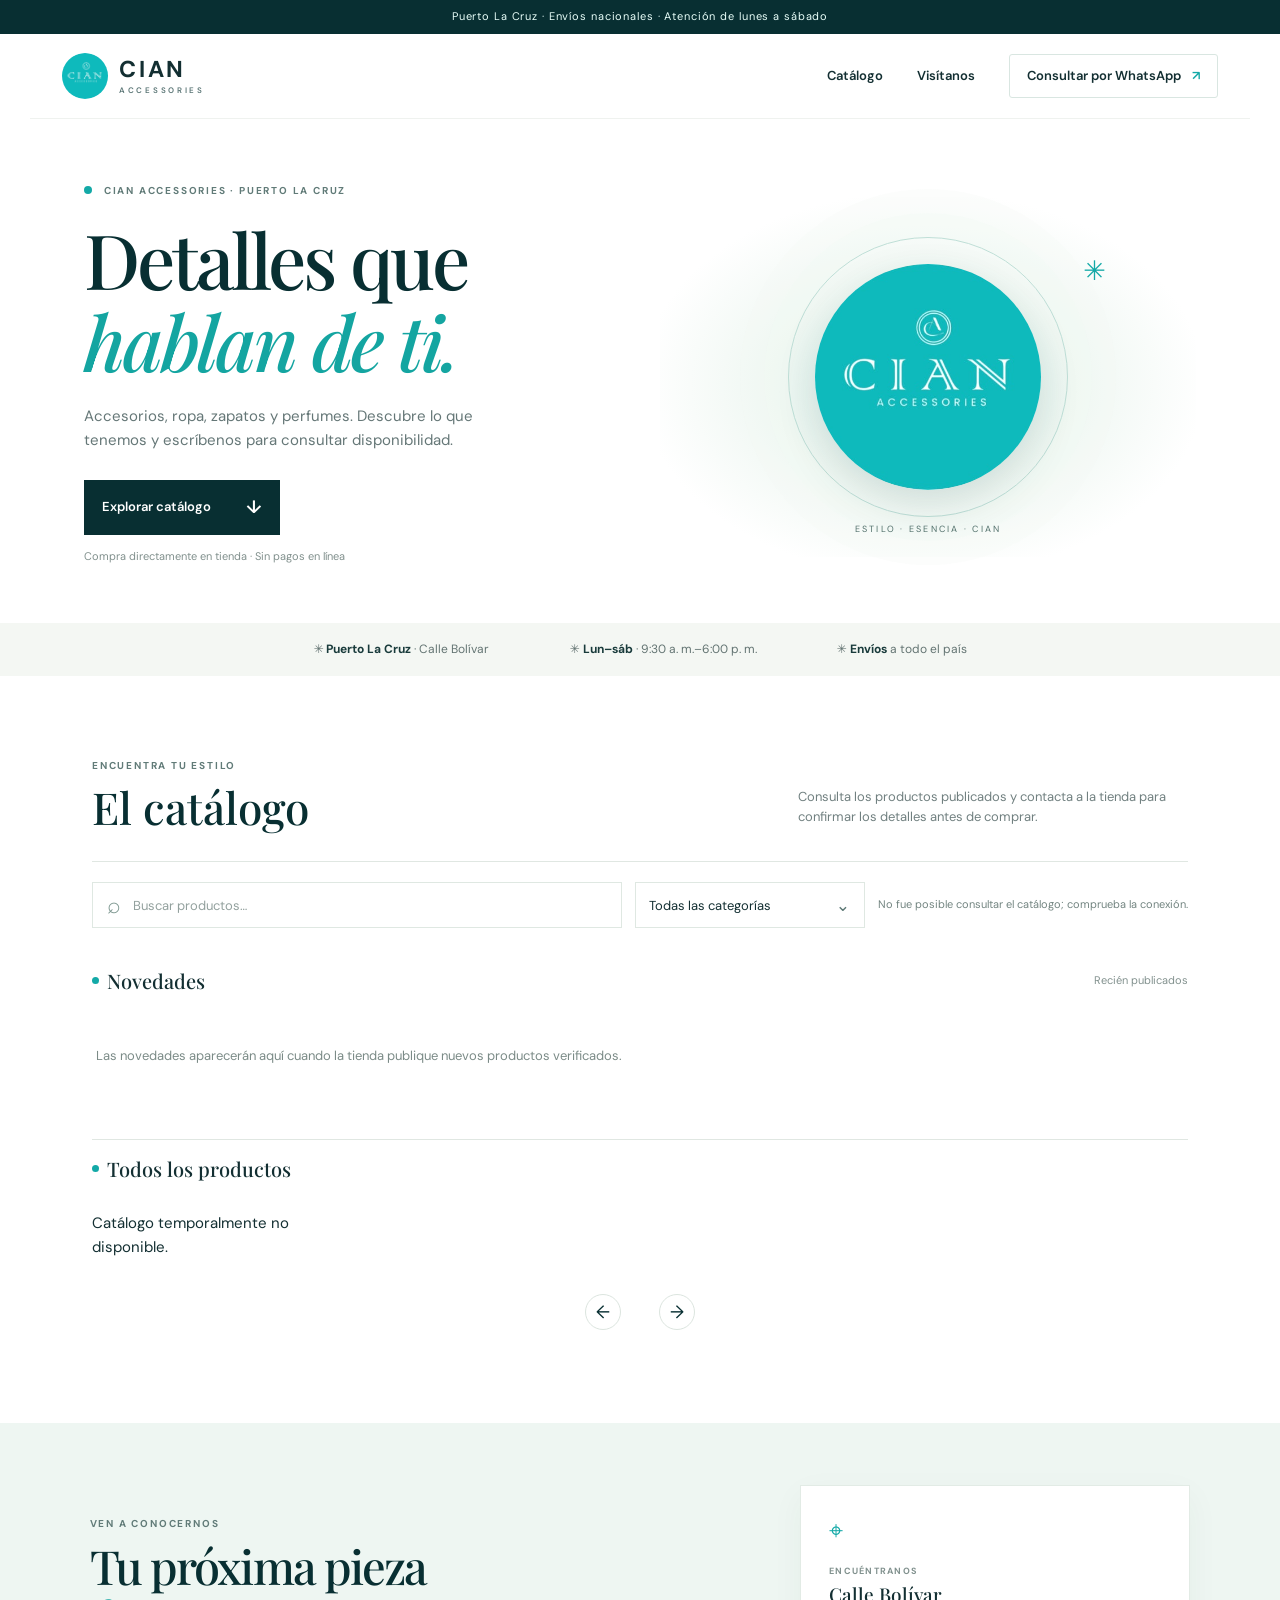
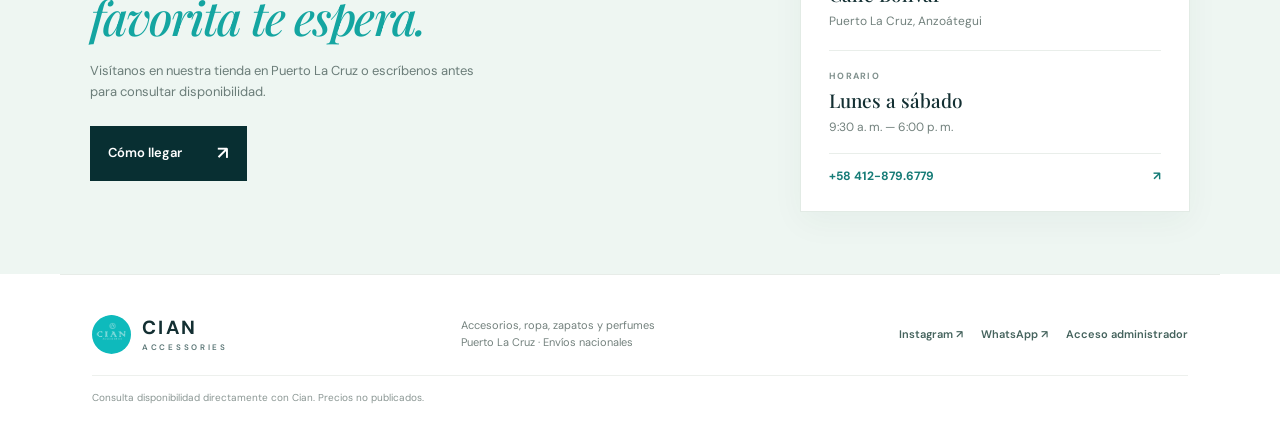
<file: index.html>
<!doctype html>
<html lang="es">
<head>
<meta charset="utf-8"><meta name="viewport" content="width=device-width, initial-scale=1">
<meta name="description" content="Catálogo de Cian Accessories en Puerto La Cruz. Consulta accesorios, ropa, calzado y perfumes; pregunta por WhatsApp y visita nuestra tienda.">
<meta name="theme-color" content="#082f32"><title>Cian Accessories | Puerto La Cruz</title>
<link rel="icon" href="cian-logo.jpg"><link rel="preconnect" href="https://xosdauxjmvbfdefxpnrn.supabase.co"><link rel="stylesheet" href="catalog.css">
</head>
<body>
<div class="announcement">Puerto La Cruz · Envíos nacionales · Atención de lunes a sábado</div>
<header class="site-header"><a class="brand" href="catalog.html" aria-label="Cian Accessories, inicio"><img src="cian-logo.jpg" alt="Cian Accessories"><span>CIAN<span class="brand-sub">ACCESSORIES</span></span></a><nav><a href="#catalogo">Catálogo</a><a href="#visitanos">Visítanos</a><a class="nav-cta" href="https://wa.me/584128796779" target="_blank" rel="noopener">Consultar por WhatsApp <span>↗</span></a></nav></header>
<main>
<section class="hero"><div class="hero-copy"><p class="eyebrow"><span></span> CIAN ACCESSORIES · PUERTO LA CRUZ</p><h1>Detalles que<br><em>hablan de ti.</em></h1><p class="hero-text">Accesorios, ropa, zapatos y perfumes. Descubre lo que tenemos y escríbenos para consultar disponibilidad.</p><a class="primary-button" href="#catalogo">Explorar catálogo <span>↓</span></a><div class="hero-note">Compra directamente en tienda · Sin pagos en línea</div></div><div class="hero-art"><div class="art-disc"></div><img src="cian-logo.jpg" alt="Identidad visual de Cian Accessories" class="hero-logo"><span class="art-caption">ESTILO · ESENCIA · CIAN</span><span class="art-star">✳</span></div></section>
<div class="trust-strip"><span>✳ <b>Puerto La Cruz</b> · Calle Bolívar</span><span>✳ <b>Lun–sáb</b> · 9:30 a. m.–6:00 p. m.</span><span>✳ <b>Envíos</b> a todo el país</span></div>
<section id="catalogo" class="catalog-section"><div class="section-heading"><div><p class="eyebrow">ENCUENTRA TU ESTILO</p><h2>El catálogo</h2></div><p>Consulta los productos publicados y contacta a la tienda para confirmar los detalles antes de comprar.</p></div>
<div class="catalog-controls"><label class="searchbox"><span>⌕</span><input id="search" type="search" placeholder="Buscar productos…" autocomplete="off" aria-label="Buscar productos"></label><label class="category-wrap"><span class="sr-only">Filtrar por categoría</span><select id="category" aria-label="Filtrar por categoría"><option value="">Todas las categorías</option></select><span class="select-arrow">⌄</span></label><span id="status" role="status" aria-live="polite">Conectando con el catálogo…</span></div>
<section class="arrivals-section"><div class="subheading"><div><span class="fresh-mark"></span><h3>Novedades</h3></div><span>Recién publicados</span></div><div id="newArrivals" class="carousel"><p class="empty-note">Las novedades aparecerán aquí cuando la tienda publique nuevos productos verificados.</p></div></section>
<div class="subheading products-heading"><div><span class="fresh-mark"></span><h3>Todos los productos</h3></div><span id="resultCount"></span></div><div id="grid" class="grid" aria-live="polite"><div class="empty-state"><span>✳</span><h3>Estamos preparando el catálogo</h3><p>Pronto podrás descubrir los productos de Cian aquí. Consulta directamente con la tienda para conocer disponibilidad.</p></div></div><div class="pager"><button id="prev" aria-label="Página anterior">←</button><span id="page"></span><button id="next" aria-label="Página siguiente">→</button></div>
</section>
<section id="visitanos" class="visit-section"><div><p class="eyebrow">VEN A CONOCERNOS</p><h2>Tu próxima pieza<br><em>favorita te espera.</em></h2><p>Visítanos en nuestra tienda en Puerto La Cruz o escríbenos antes para consultar disponibilidad.</p><a class="primary-button" href="https://www.google.com/maps/search/?api=1&query=Cian+Accessories+Calle+Bolivar+Puerto+La+Cruz+Venezuela" target="_blank" rel="noopener">Cómo llegar <span>↗</span></a></div><div class="visit-card"><span class="pin">⌖</span><p>ENCUÉNTRANOS</p><h3>Calle Bolívar</h3><span>Puerto La Cruz, Anzoátegui</span><hr><p>HORARIO</p><h3>Lunes a sábado</h3><span>9:30 a. m. — 6:00 p. m.</span><a href="https://wa.me/584128796779" target="_blank" rel="noopener">+58 412-879.6779 <span>↗</span></a></div></section>
</main>
<footer><a class="brand footer-brand" href="catalog.html"><img src="cian-logo.jpg" alt=""><span>CIAN<span class="brand-sub">ACCESSORIES</span></span></a><p>Accesorios, ropa, zapatos y perfumes<br>Puerto La Cruz · Envíos nacionales</p><div class="footer-links"><a href="https://www.instagram.com/cianaccessories_/" target="_blank" rel="noopener">Instagram ↗</a><a href="https://wa.me/584128796779" target="_blank" rel="noopener">WhatsApp ↗</a><a href="admin.html">Acceso administrador</a></div><small>Consulta disponibilidad directamente con Cian. Precios no publicados.</small></footer>
<script src="config.js"></script><script src="catalog.js" defer></script>
</body></html>
</file>
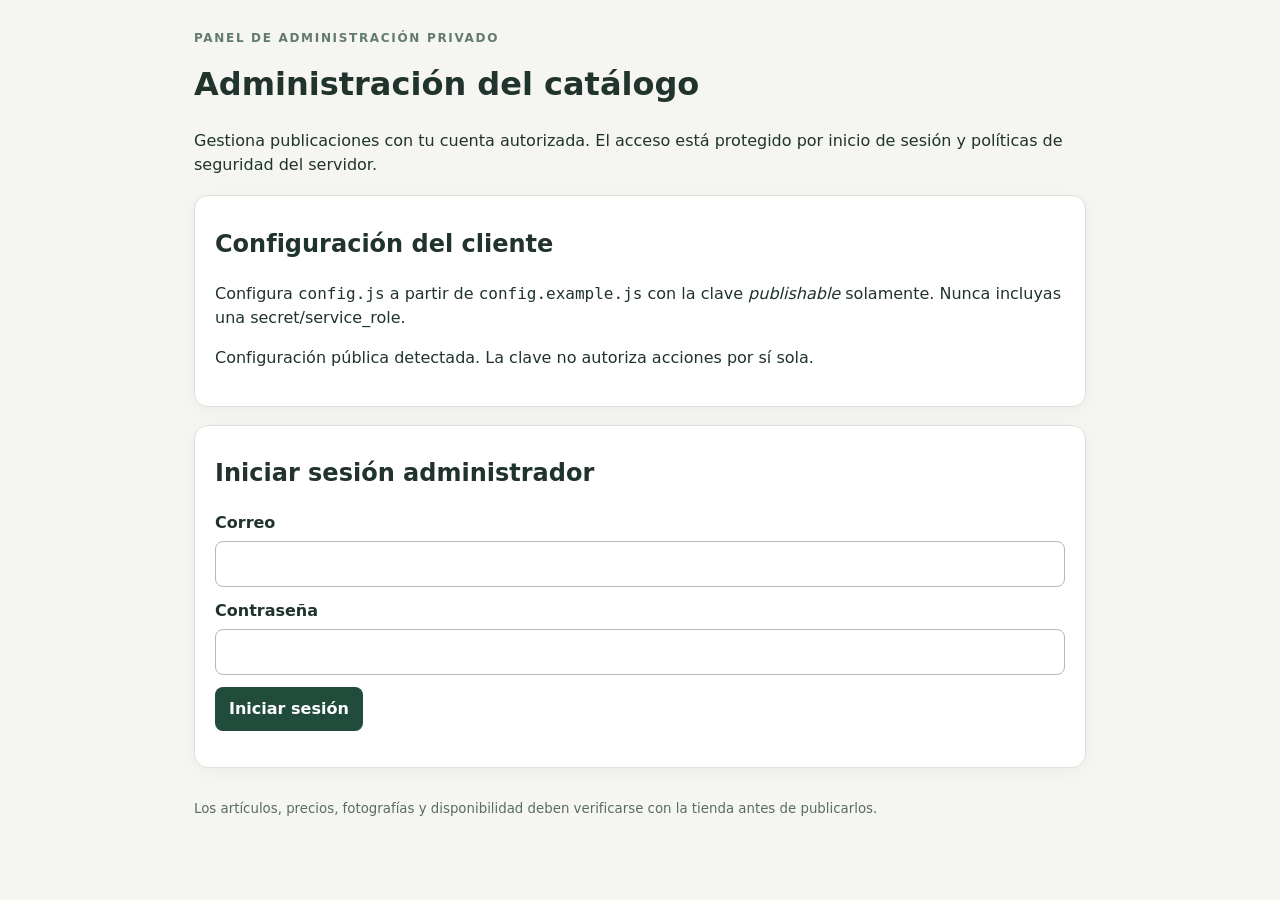
<file: admin.html>
<!doctype html>
<html lang="es"><head><meta charset="utf-8"><meta name="viewport" content="width=device-width,initial-scale=1"><meta name="robots" content="noindex,nofollow,noarchive"><title>Administración privada · Cian catalog backend</title><link rel="stylesheet" href="admin.css"></head>
<body><main><header><p class="eyebrow">PANEL DE ADMINISTRACIÓN PRIVADO</p><h1>Administración del catálogo</h1><p>Gestiona publicaciones con tu cuenta autorizada. El acceso está protegido por inicio de sesión y políticas de seguridad del servidor.</p></header>
<section id="setup" class="card"><h2>Configuración del cliente</h2><p>Configura <code>config.js</code> a partir de <code>config.example.js</code> con la clave <em>publishable</em> solamente. Nunca incluyas una secret/service_role.</p><p id="configState">Comprobando configuración…</p></section>
<section id="loginPanel" class="card" hidden><h2>Iniciar sesión administrador</h2><form id="loginForm"><label>Correo<input type="email" autocomplete="username" required></label><label>Contraseña<input type="password" autocomplete="current-password" required></label><button>Iniciar sesión</button></form><p id="loginStatus" role="status"></p></section>
<section id="app" hidden><div class="bar"><h2>Productos</h2><span id="account"></span><button id="logout" class="secondary">Cerrar sesión</button></div><div id="notice" role="status"></div><section class="card warning"><b>Imágenes públicas:</b> este bucket entrega archivos a cualquier persona con su URL. Solo cargar archivos autorizados, ya aprobados para publicación; jamás imágenes privadas ni borradores. Un producto en borrador oculta su fila, no el archivo que se suba aquí.</section>
<div class="toolbar"><input id="search" type="search" placeholder="Buscar por nombre, código, slug o categoría"><label class="retired-filter"><input id="showRetired" type="checkbox"> Incluir retirados</label><button id="newProduct">Nuevo producto</button><button id="refresh" class="secondary">Actualizar</button></div><div id="products" class="list"></div><div class="pager"><button id="prev" class="secondary">Anterior</button><span id="pageInfo"></span><button id="next" class="secondary">Siguiente</button></div>
<form id="productForm" class="card editor" hidden><div class="bar"><h2 id="formTitle">Nuevo producto</h2><button type="button" id="cancel" class="secondary">Cancelar</button></div><input name="id" type="hidden"><label>Nombre<input name="name" maxlength="160" required></label><label>Slug<input name="slug" maxlength="160" required pattern="[a-z0-9]+(?:-[a-z0-9]+)*"></label><label>Descripción<textarea name="description" rows="3"></textarea></label><label>Categoría<input name="category" required></label><label>Código / SKU<input name="sku"></label><label>Precio USD <span class="optional">opcional · dejar vacío hasta recibir la lista confirmada</span><input name="price_usd" type="number" min="0" step="0.01" placeholder="Sin precio"></label><label>Disponibilidad<select name="availability"><option value="">No verificada</option><option value="true">Disponible</option><option value="false">No disponible</option></select></label><fieldset><legend>Precio en bolívares opcional · solo con precio y tasa confirmados</legend><label>Precio VES<input name="price_ves" type="number" min="0" step="0.01"></label><label>Tasa VES/USD<input name="exchange_rate" type="number" min="0.000001" step="0.000001"></label><label>Fuente de tasa<input name="exchange_rate_source" placeholder="BCV"></label><label>Fecha/hora de referencia<input name="exchange_rate_as_of" type="datetime-local"></label></fieldset><label>Orden<input name="sort_order" type="number" step="1" value="0"></label><label>Texto alternativo imagen<input name="image_alt" maxlength="300"></label><label>Foto de producto aprobada<input name="image_file" type="file" accept="image/jpeg,image/png,image/webp,image/avif"><small>Máximo 5 MB; archivos en este bucket son públicos.</small></label><label>Clave imagen existente<input name="image_key" maxlength="500" placeholder="Se completa al cargar una imagen"></label><label>Estado<select name="is_published"><option value="false">Borrador</option><option value="true">Publicado</option></select></label><button type="submit">Guardar producto</button></form></section>
<footer><small>Los artículos, precios, fotografías y disponibilidad deben verificarse con la tienda antes de publicarlos.</small></footer></main><script src="config.js"></script><script src="admin.js" defer></script></body></html>
</file>
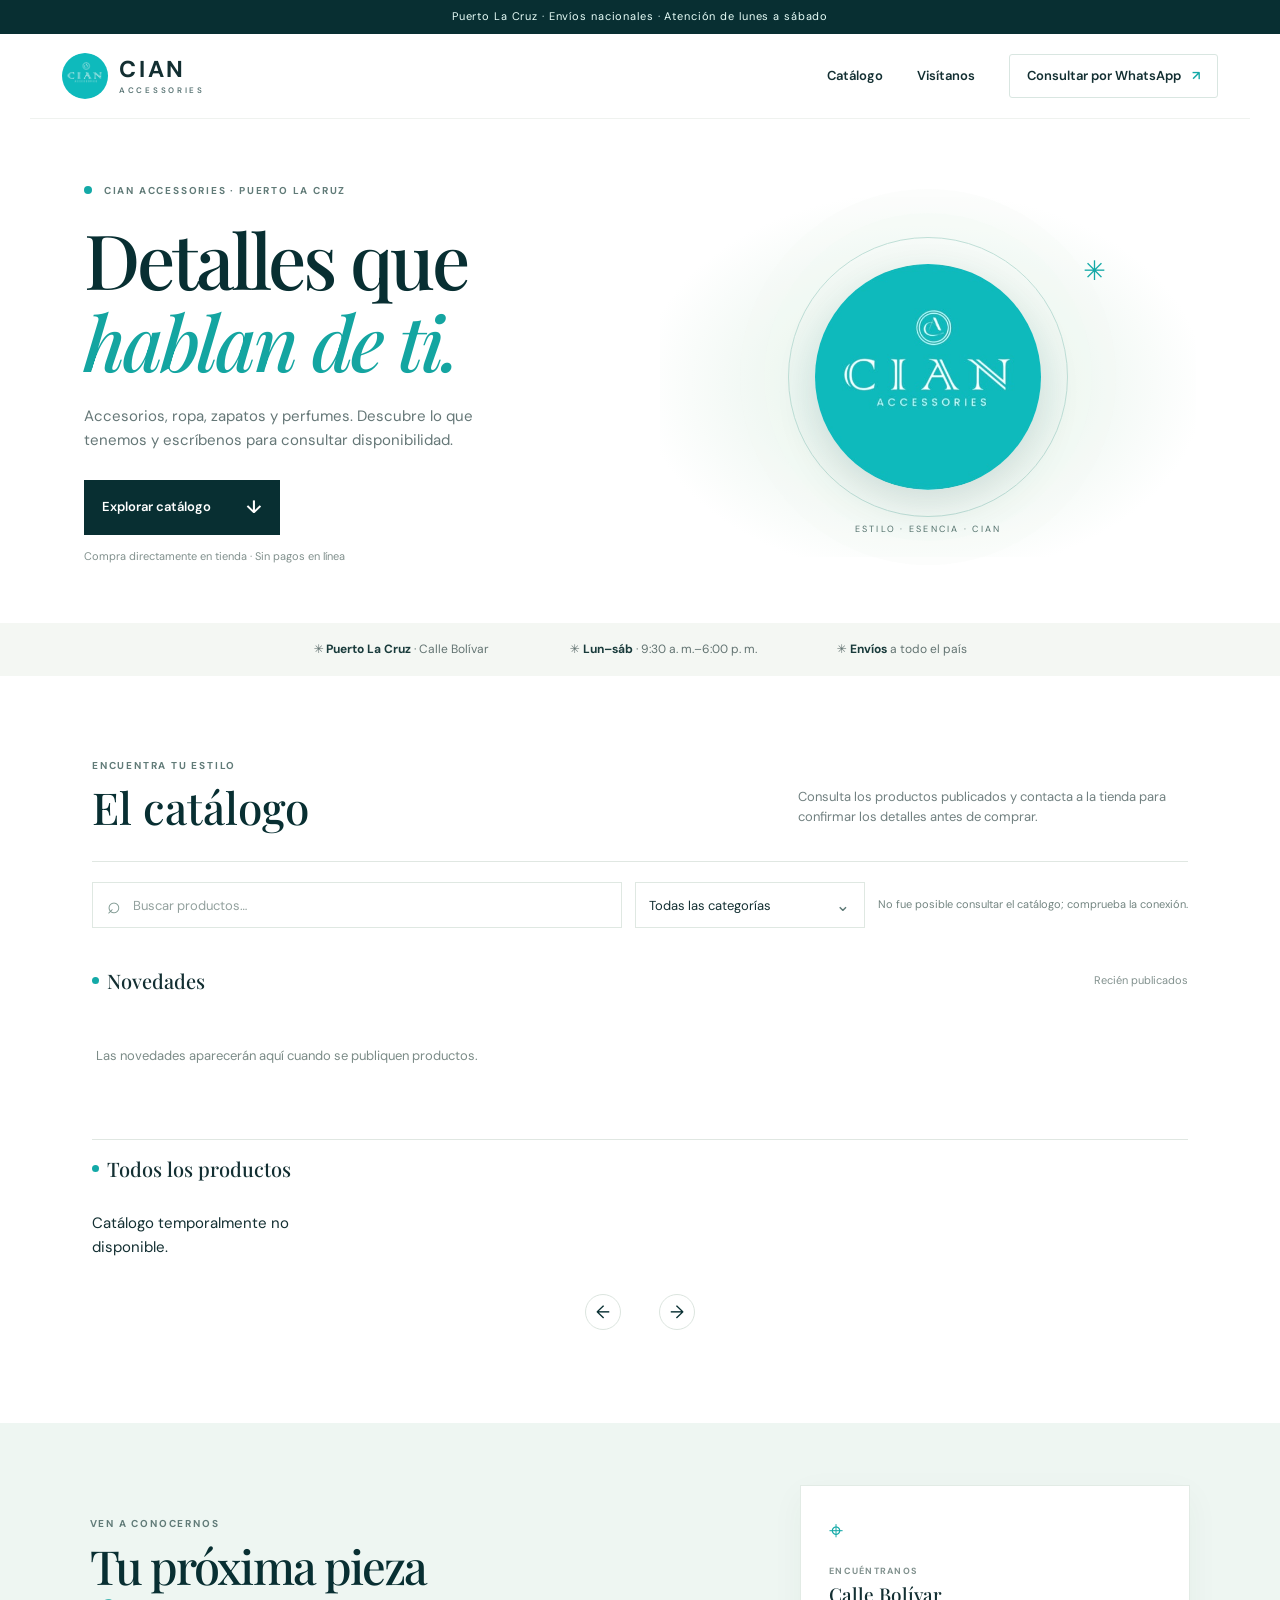
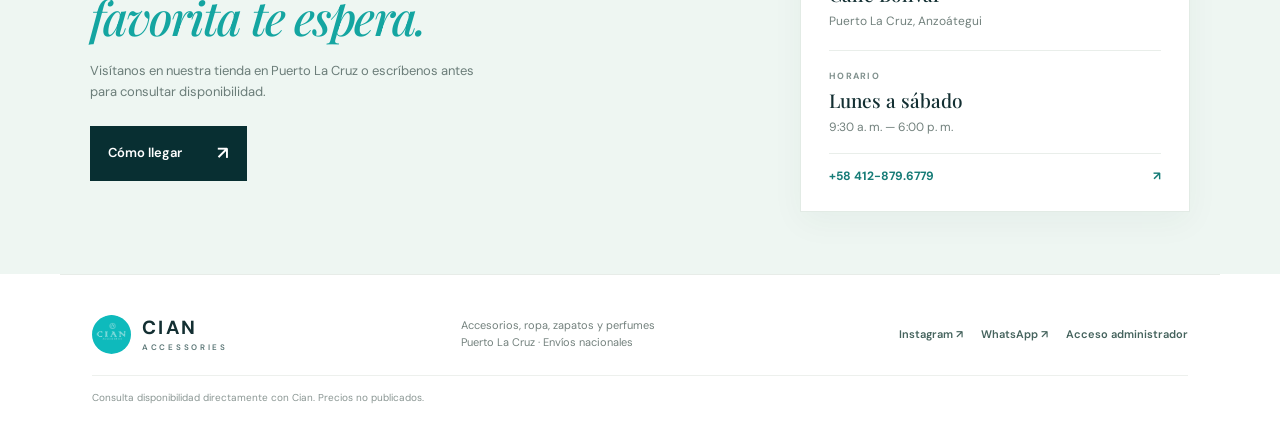
<file: catalog.html>
<!doctype html>
<html lang="es">
<head>
<meta charset="utf-8"><meta name="viewport" content="width=device-width, initial-scale=1">
<meta name="description" content="Catálogo de Cian Accessories en Puerto La Cruz. Consulta accesorios, ropa, calzado y perfumes; pregunta por WhatsApp y visita nuestra tienda.">
<meta name="theme-color" content="#082f32"><title>Cian Accessories | Puerto La Cruz</title>
<link rel="icon" href="cian-logo.jpg"><link rel="preconnect" href="https://xosdauxjmvbfdefxpnrn.supabase.co"><link rel="stylesheet" href="catalog.css">
</head>
<body>
<div class="announcement">Puerto La Cruz · Envíos nacionales · Atención de lunes a sábado</div>
<header class="site-header"><a class="brand" href="catalog.html" aria-label="Cian Accessories, inicio"><img src="cian-logo.jpg" alt="Cian Accessories"><span>CIAN<span class="brand-sub">ACCESSORIES</span></span></a><nav><a href="#catalogo">Catálogo</a><a href="#visitanos">Visítanos</a><a class="nav-cta" href="https://wa.me/584128796779" target="_blank" rel="noopener">Consultar por WhatsApp <span>↗</span></a></nav></header>
<main>
<section class="hero"><div class="hero-copy"><p class="eyebrow"><span></span> CIAN ACCESSORIES · PUERTO LA CRUZ</p><h1>Detalles que<br><em>hablan de ti.</em></h1><p class="hero-text">Accesorios, ropa, zapatos y perfumes. Descubre lo que tenemos y escríbenos para consultar disponibilidad.</p><a class="primary-button" href="#catalogo">Explorar catálogo <span>↓</span></a><div class="hero-note">Compra directamente en tienda · Sin pagos en línea</div></div><div class="hero-art"><div class="art-disc"></div><img src="cian-logo.jpg" alt="Identidad visual de Cian Accessories" class="hero-logo"><span class="art-caption">ESTILO · ESENCIA · CIAN</span><span class="art-star">✳</span></div></section>
<div class="trust-strip"><span>✳ <b>Puerto La Cruz</b> · Calle Bolívar</span><span>✳ <b>Lun–sáb</b> · 9:30 a. m.–6:00 p. m.</span><span>✳ <b>Envíos</b> a todo el país</span></div>
<section id="catalogo" class="catalog-section"><div class="section-heading"><div><p class="eyebrow">ENCUENTRA TU ESTILO</p><h2>El catálogo</h2></div><p>Consulta los productos publicados y contacta a la tienda para confirmar los detalles antes de comprar.</p></div>
<div class="catalog-controls"><label class="searchbox"><span>⌕</span><input id="search" type="search" placeholder="Buscar productos…" autocomplete="off" aria-label="Buscar productos"></label><label class="category-wrap"><span class="sr-only">Filtrar por categoría</span><select id="category" aria-label="Filtrar por categoría"><option value="">Todas las categorías</option></select><span class="select-arrow">⌄</span></label><span id="status" role="status" aria-live="polite">Conectando con el catálogo…</span></div>
<section class="arrivals-section"><div class="subheading"><div><span class="fresh-mark"></span><h3>Novedades</h3></div><span>Recién publicados</span></div><div id="newArrivals" class="carousel"><p class="empty-note">Las novedades aparecerán aquí cuando se publiquen productos.</p></div></section>
<div class="subheading products-heading"><div><span class="fresh-mark"></span><h3>Todos los productos</h3></div><span id="resultCount"></span></div><div id="grid" class="grid" aria-live="polite"><div class="empty-state"><span>✳</span><h3>Estamos preparando el catálogo</h3><p>Pronto podrás descubrir los productos de Cian aquí. Consulta directamente con la tienda para conocer disponibilidad.</p></div></div><div class="pager"><button id="prev" aria-label="Página anterior">←</button><span id="page"></span><button id="next" aria-label="Página siguiente">→</button></div>
</section>
<section id="visitanos" class="visit-section"><div><p class="eyebrow">VEN A CONOCERNOS</p><h2>Tu próxima pieza<br><em>favorita te espera.</em></h2><p>Visítanos en nuestra tienda en Puerto La Cruz o escríbenos antes para consultar disponibilidad.</p><a class="primary-button" href="https://www.google.com/maps/search/?api=1&query=Cian+Accessories+Calle+Bolivar+Puerto+La+Cruz+Venezuela" target="_blank" rel="noopener">Cómo llegar <span>↗</span></a></div><div class="visit-card"><span class="pin">⌖</span><p>ENCUÉNTRANOS</p><h3>Calle Bolívar</h3><span>Puerto La Cruz, Anzoátegui</span><hr><p>HORARIO</p><h3>Lunes a sábado</h3><span>9:30 a. m. — 6:00 p. m.</span><a href="https://wa.me/584128796779" target="_blank" rel="noopener">+58 412-879.6779 <span>↗</span></a></div></section>
</main>
<footer><a class="brand footer-brand" href="catalog.html"><img src="cian-logo.jpg" alt=""><span>CIAN<span class="brand-sub">ACCESSORIES</span></span></a><p>Accesorios, ropa, zapatos y perfumes<br>Puerto La Cruz · Envíos nacionales</p><div class="footer-links"><a href="https://www.instagram.com/cianaccessories_/" target="_blank" rel="noopener">Instagram ↗</a><a href="https://wa.me/584128796779" target="_blank" rel="noopener">WhatsApp ↗</a><a href="admin.html">Acceso administrador</a></div><small>Consulta disponibilidad directamente con Cian. Precios no publicados.</small></footer>
<script src="config.js"></script><script src="catalog.js" defer></script>
</body></html>
</file>
<file: catalog.css>
@import url('https://fonts.googleapis.com/css2?family=DM+Sans:wght@400;500;600;700&family=Playfair+Display:ital,wght@0,500;0,600;0,700;1,500;1,600&display=swap');
:root{--ink:#132f32;--deep:#082f32;--teal:#13a9a7;--pale:#e7f3ef;--cream:#f7f6f0;--muted:#718080;--line:#e0e7e2;--white:#fff;--serif:'Playfair Display',Georgia,serif;--sans:'DM Sans',system-ui,sans-serif}*{box-sizing:border-box}html{scroll-behavior:smooth}body{margin:0;background:#fff;color:var(--ink);font:15px/1.6 var(--sans)}a{color:inherit;text-decoration:none}.announcement{height:34px;display:flex;justify-content:center;align-items:center;background:var(--deep);color:#e9fffa;font-size:11px;letter-spacing:.08em}.site-header{max-width:1220px;margin:auto;padding:19px 32px;display:flex;align-items:center;justify-content:space-between;border-bottom:1px solid #eff2ef}.brand{display:flex;align-items:center;gap:11px;font-size:23px;font-weight:700;letter-spacing:.12em;line-height:1.05}.brand img{width:46px;height:46px;object-fit:cover;border-radius:50%}.brand-sub{display:block;font-size:8px;font-weight:600;letter-spacing:.34em;margin-top:5px;color:#5c7777}.site-header nav{display:flex;align-items:center;gap:34px;font-size:13px;font-weight:600}.site-header nav>a:not(.nav-cta):hover,.footer-links a:hover{color:var(--teal)}.nav-cta{padding:11px 17px;border:1px solid #d9e6e1;border-radius:3px}.nav-cta span{color:var(--teal);margin-left:8px}.hero{max-width:1220px;margin:auto;min-height:486px;padding:54px 54px 42px;display:grid;grid-template-columns:1fr .93fr;align-items:center;overflow:hidden}.hero-copy{padding:10px 0 15px}.eyebrow{font-size:10px;letter-spacing:.18em;font-weight:700;color:#617b78;margin:0 0 19px}.hero .eyebrow span,.fresh-mark{display:inline-block;width:8px;height:8px;background:var(--teal);border-radius:50%;margin-right:8px}.hero h1,.visit-section h2{font:500 clamp(47px,6vw,76px)/1.08 var(--serif);letter-spacing:-.04em;margin:0;color:var(--deep)}.hero h1 em,.visit-section h2 em{color:#14a5a1;font-weight:500}.hero-text{max-width:405px;color:#657777;margin:22px 0 28px;font-size:15px}.primary-button{display:inline-flex;align-items:center;gap:35px;padding:13px 18px;background:var(--deep);color:white;font-weight:600;font-size:13px;transition:.2s}.primary-button:hover{background:var(--teal);transform:translateY(-2px)}.primary-button span{font-size:18px}.hero-note{font-size:11px;color:#81908d;margin-top:13px}.hero-art{height:360px;position:relative;display:flex;align-items:center;justify-content:center;background:radial-gradient(ellipse at 49% 52%,#d7efeb 0,#eff7f2 39%,#fff 73%)}.art-disc{position:absolute;width:280px;height:280px;border:1px solid #bfdfd7;border-radius:50%;box-shadow:0 0 0 24px #eff7f250,0 0 0 48px #eff7f23b}.hero-logo{width:226px;height:226px;object-fit:cover;border-radius:50%;position:relative;box-shadow:0 15px 40px #164c4524}.art-caption{position:absolute;bottom:20px;letter-spacing:.25em;font-size:9px;color:#52706b}.art-star{position:absolute;top:52px;right:90px;font-size:27px;color:var(--teal)}.trust-strip{background:#f4f7f3;display:flex;justify-content:center;gap:80px;padding:17px 20px;color:#637472;font-size:12px}.trust-strip span{white-space:nowrap}.trust-strip b{color:#193b3b}.catalog-section{max-width:1160px;margin:auto;padding:82px 32px 35px;scroll-margin-top:20px}.section-heading{display:flex;align-items:end;justify-content:space-between;margin-bottom:30px}.section-heading .eyebrow,.visit-section .eyebrow{margin-bottom:9px}.section-heading h2{font:500 44px/1.1 var(--serif);margin:0;color:var(--deep)}.section-heading>p{max-width:390px;color:var(--muted);font-size:13px;margin:0 0 3px}.catalog-controls{display:flex;align-items:center;gap:13px;border-top:1px solid var(--line);padding:20px 0 24px}.searchbox,.category-wrap{height:46px;border:1px solid #dfe8e2;display:flex;align-items:center;background:white}.searchbox{flex:1;max-width:600px;padding:0 14px;gap:10px}.searchbox>span{font-size:23px;color:#7e9891}.searchbox input{border:0;outline:0;width:100%;font:13px var(--sans);color:var(--ink)}.searchbox input::placeholder{color:#93a19e}.category-wrap{width:230px;position:relative;padding:0 13px}.category-wrap select{appearance:none;border:0;background:transparent;width:100%;height:100%;font:13px var(--sans);color:var(--ink);outline:none}.select-arrow{position:absolute;right:14px;pointer-events:none;font-size:17px;color:#5b7774}.catalog-controls #status{font-size:11px;color:#738581;margin-left:auto}.subheading{display:flex;align-items:center;justify-content:space-between;margin:15px 0 14px}.subheading>div{display:flex;align-items:center;gap:8px}.subheading h3{font:500 20px var(--serif);margin:0}.subheading>span{font-size:11px;color:#82918e}.fresh-mark{width:7px;height:7px;margin:0}.arrivals-section{padding:0 0 24px;border-bottom:1px solid var(--line)}.carousel{display:grid;grid-auto-flow:column;grid-auto-columns:minmax(200px,1fr);overflow-x:auto;gap:16px;scroll-snap-type:x mandatory;padding:2px 1px 12px}.carousel .product{scroll-snap-align:start}.grid{display:grid;grid-template-columns:repeat(4,minmax(0,1fr));gap:18px}.product{border:1px solid #e7ece8;background:#fff;min-width:0;transition:transform .2s,box-shadow .2s}.product:hover{transform:translateY(-3px);box-shadow:0 12px 30px #1b444511}.product img{display:block;width:100%;aspect-ratio:1/1;object-fit:cover;background:#eff5f1}.body{padding:15px 16px 17px;display:grid;gap:6px}.body>small{font-size:10px;text-transform:uppercase;letter-spacing:.11em;color:#62827b}.body h3{font:500 18px/1.3 var(--serif);margin:0}.body p{font-size:12px;line-height:1.5;color:#75827f;margin:2px 0 5px}.body>b{font-size:15px;color:#183d3b}.body .ves{font-weight:700;color:#176b64;margin:0}.body .ves small{font-size:10px;font-weight:400;display:block;color:#71817d}.body>span{font-size:10px;color:#788984;border-top:1px solid #eff2ef;padding-top:8px}.empty-note{padding:23px 3px;color:#7b8b87;font-size:13px}.empty-state{grid-column:1/-1;text-align:center;padding:42px 18px 48px;background:#f7faf7;border:1px solid #edf1ed}.empty-state>span{font-size:28px;color:var(--teal)}.empty-state h3{font:500 23px var(--serif);margin:7px 0;color:var(--deep)}.empty-state p{max-width:530px;margin:auto;color:#788984;font-size:13px}.pager{display:flex;align-items:center;justify-content:center;gap:19px;margin:20px 0 22px}.pager button{background:white;border:1px solid #dce5df;border-radius:50%;width:36px;height:36px;color:var(--deep);font:18px var(--sans);cursor:pointer}.pager button:disabled{opacity:.4;cursor:default}.pager span{font-size:11px;color:#71817c}.visit-section{background:#eef6f2;display:grid;grid-template-columns:1.1fr .65fr;gap:50px;align-items:center;padding:62px max(7vw,32px);margin-top:36px;scroll-margin-top:20px}.visit-section h2{font-size:47px}.visit-section>div:first-child>p:not(.eyebrow){color:#6b7d79;font-size:13px;max-width:395px;margin:19px 0 23px}.visit-card{background:white;padding:25px 28px;border:1px solid #e2ebe5;box-shadow:0 10px 32px #113e310b}.visit-card .pin{font-size:25px;color:var(--teal)}.visit-card p{font-size:9px;color:#81918e;letter-spacing:.14em;font-weight:700;margin:13px 0 3px}.visit-card h3{font:500 19px var(--serif);margin:0 0 1px}.visit-card>span:not(.pin){font-size:12px;color:#72817d}.visit-card hr{border:0;border-top:1px solid #e9eeea;margin:18px 0}.visit-card>a{display:block;border-top:1px solid #e9eeea;padding-top:13px;margin-top:15px;color:#167c77;font-size:12px;font-weight:700}.visit-card>a span{float:right}footer{max-width:1160px;padding:31px 32px 25px;margin:auto;display:grid;grid-template-columns:1fr 1fr 1fr;align-items:center;gap:12px;border-top:1px solid #e7ece8}.footer-brand{font-size:19px}.footer-brand img{width:39px;height:39px}footer>p{font-size:11px;color:#73817d}footer small{grid-column:1/-1;color:#8a9693;font-size:10px;border-top:1px solid #edf0ed;padding-top:14px}.footer-links{display:flex;justify-content:flex-end;gap:18px;flex-wrap:wrap;font-size:11px;font-weight:600;color:#45635d}.sr-only{position:absolute;width:1px;height:1px;padding:0;margin:-1px;overflow:hidden;clip:rect(0,0,0,0);white-space:nowrap;border:0}button:focus-visible,a:focus-visible,input:focus-visible,select:focus-visible{outline:3px solid #40c4b5;outline-offset:2px}
@media(max-width:800px){.hero{padding:40px 30px 32px;min-height:430px}.hero-art{height:290px}.hero-logo{width:180px;height:180px}.art-disc{width:225px;height:225px}.trust-strip{gap:22px;flex-wrap:wrap}.grid{grid-template-columns:repeat(3,minmax(0,1fr))}.visit-section{gap:28px;padding:52px 32px}.visit-section h2{font-size:39px}}
@media(max-width:600px){.announcement{font-size:9px;text-align:center;padding:0 8px;letter-spacing:.025em}.site-header{padding:13px 17px}.brand{font-size:19px;gap:8px}.brand img{width:39px;height:39px}.brand-sub{font-size:7px}.site-header nav{gap:0}.site-header nav>a:not(.nav-cta){display:none}.nav-cta{padding:9px 10px;font-size:10px}.hero{display:flex;flex-direction:column;align-items:stretch;padding:34px 22px 23px;min-height:0}.hero h1{font-size:55px}.hero-text{font-size:13px;margin:15px 0 20px}.hero-art{height:235px;margin-top:12px}.hero-logo{width:157px;height:157px}.art-disc{width:195px;height:195px}.art-star{right:13%;top:27px}.trust-strip{gap:8px;justify-content:flex-start;padding:15px 20px;flex-direction:column;font-size:11px}.catalog-section{padding:53px 18px 20px}.section-heading{display:block}.section-heading h2{font-size:39px}.section-heading>p{margin-top:11px;font-size:12px}.catalog-controls{flex-wrap:wrap;gap:9px;padding:15px 0 20px}.searchbox{max-width:none;flex-basis:100%}.category-wrap{width:100%}.catalog-controls #status{width:100%;margin:0}.subheading h3{font-size:18px}.subheading>span{font-size:9px}.grid{grid-template-columns:repeat(2,minmax(0,1fr));gap:10px}.carousel{grid-auto-columns:62%}.body{padding:11px}.body h3{font-size:16px}.body p{font-size:11px}.visit-section{grid-template-columns:1fr;gap:24px;padding:42px 20px;margin-top:24px}.visit-section h2{font-size:41px}.visit-card{padding:22px}.footer-brand{grid-column:1}.footer-brand+.footer-brand{display:none}footer{padding:25px 19px;grid-template-columns:1fr 1fr;gap:13px}footer>p{grid-column:1;grid-row:2}.footer-links{grid-column:2;grid-row:1/3;flex-direction:column;align-items:flex-end;gap:9px}footer small{font-size:9px}}
@media(prefers-reduced-motion:reduce){*{scroll-behavior:auto!important;transition:none!important}}

.product-placeholder{aspect-ratio:1/1;background:linear-gradient(145deg,#eff7f3,#e5f1ed);display:flex;align-items:center;justify-content:center;flex-direction:column;color:#71a8a0;gap:4px}.product-placeholder span{font-size:30px}.product-placeholder small{font-size:10px;letter-spacing:.1em;text-transform:uppercase}
</file>
<file: admin.css>
*{box-sizing:border-box}body{margin:0;background:#f5f5f2;color:#20332c;font:16px/1.5 system-ui,sans-serif}main{max-width:940px;margin:auto;padding:24px}h1,h2,p{margin-top:.4em}.eyebrow{letter-spacing:.14em;font-size:.75rem;font-weight:700;color:#627a6f}.card{background:white;border:1px solid #dbe2dc;border-radius:14px;padding:20px;margin:18px 0;box-shadow:0 4px 20px #18251a0a}label{display:grid;gap:6px;margin:12px 0;font-weight:600}input,textarea,select{font:inherit;padding:10px;border:1px solid #aebeb3;border-radius:8px;width:100%;min-width:0}button{font:inherit;font-weight:700;background:#214c3b;color:white;border:0;border-radius:8px;padding:10px 14px;cursor:pointer}button:disabled{opacity:.5;cursor:not-allowed}.secondary{background:#e9eee9;color:#214c3b}.danger{background:#8d3535}.bar,.toolbar,.pager{display:flex;align-items:center;justify-content:space-between;gap:12px;flex-wrap:wrap}.item{background:#fff;border:1px solid #dbe2dc;border-radius:12px;padding:14px;margin:10px 0;display:flex;justify-content:space-between;gap:10px}.item span,.item small{display:block;color:#53645a}.actions{display:flex;gap:6px;align-items:center}.warning{border-left:4px solid #c88627;background:#fffaf0}.success{color:#176238}.error{color:#a32828}.editor{scroll-margin-top:12px}.editor fieldset{border:1px solid #ccd6ce;border-radius:10px}footer{margin:28px 0;color:#5a6d61}code{overflow-wrap:anywhere}.retired-filter{display:flex;align-items:center;gap:6px;margin:0;font-weight:500;white-space:nowrap}.retired-filter input{width:auto;min-width:0}@media(max-width:600px){main{padding:14px}.item{display:block}.actions{margin-top:10px;flex-wrap:wrap}.actions button{font-size:.86rem;padding:8px}.toolbar>*{max-width:100%}.toolbar>input[type=search]{flex-basis:100%}.bar #account{overflow-wrap:anywhere}.editor .bar{align-items:flex-start}}
.optional{font-size:.78rem;font-weight:400;color:#69786f}
</file>
